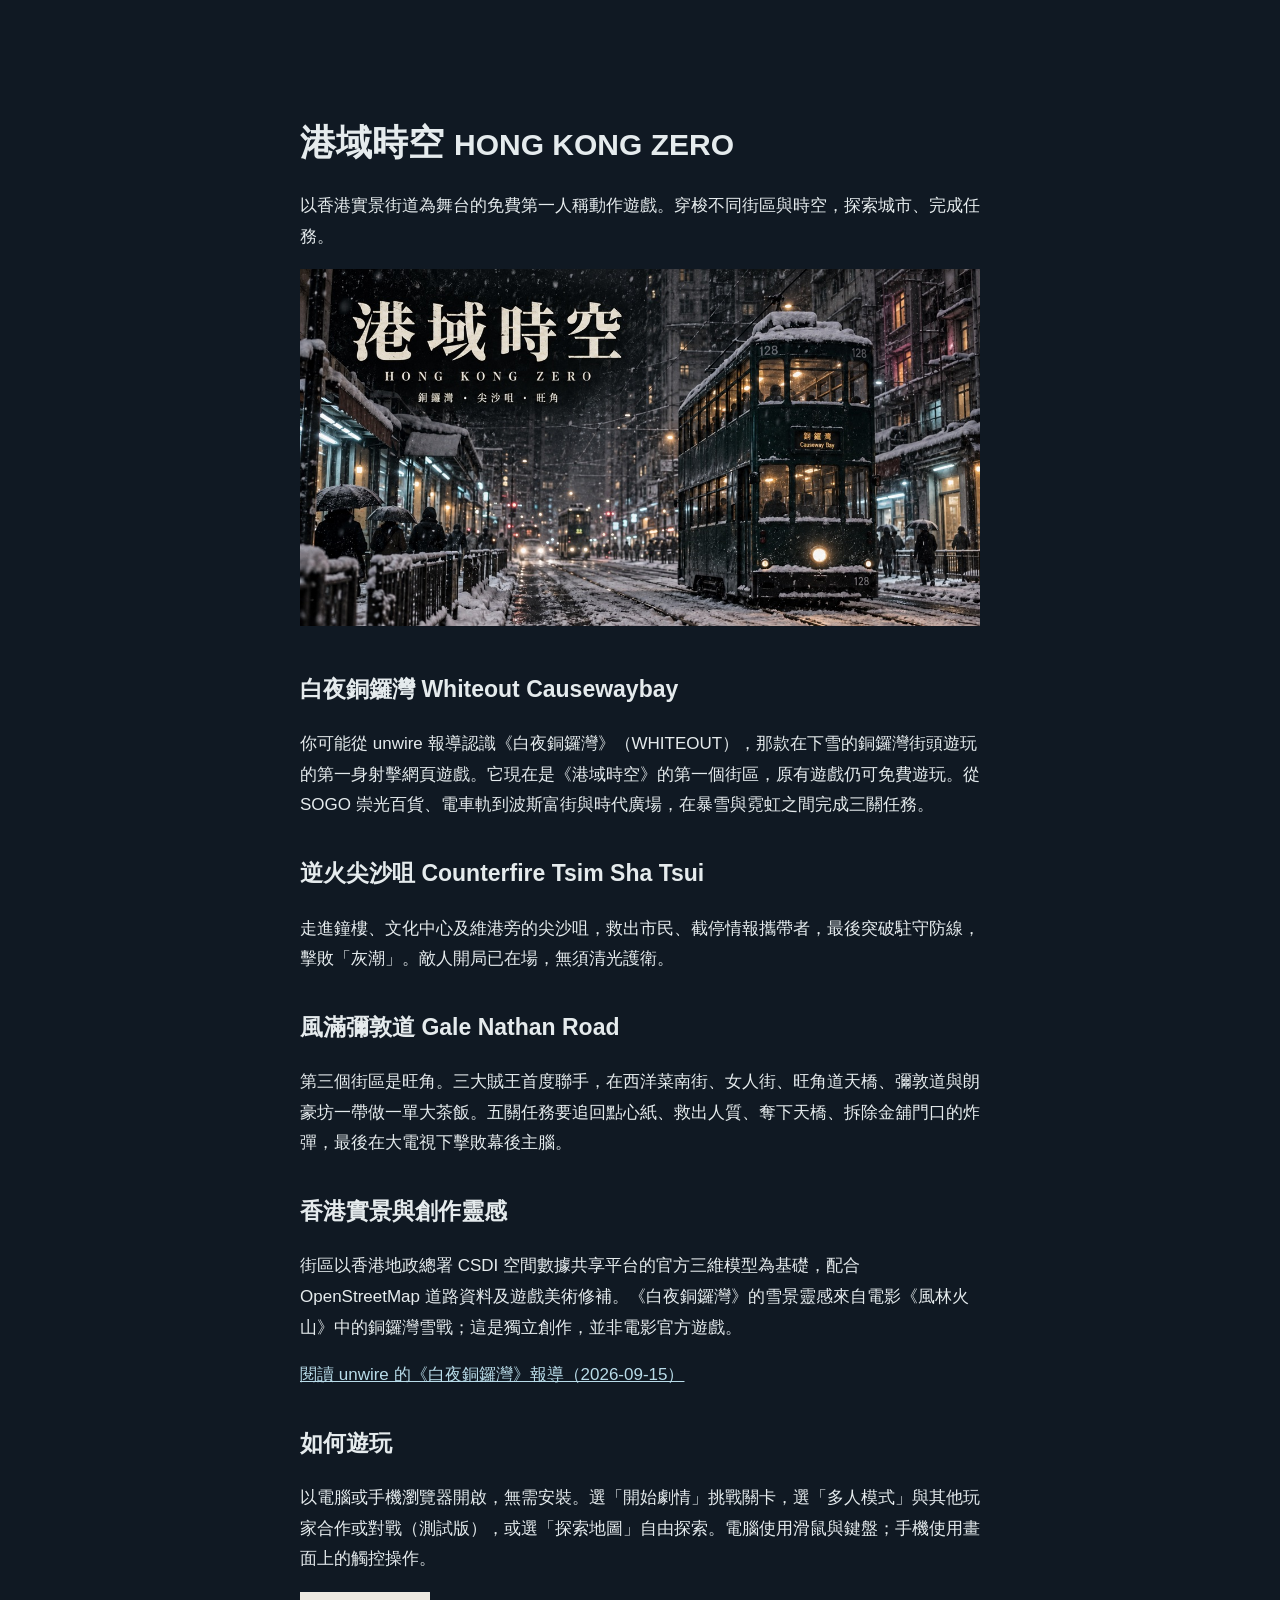
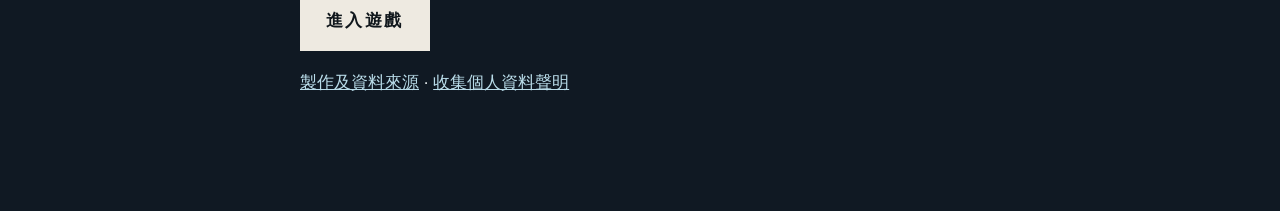
<file: about.html>
<!doctype html><html lang="zh-Hant"><meta charset="utf-8"><meta name="viewport" content="width=device-width,initial-scale=1"><link rel="icon" href="assets/icons/favicon.svg" type="image/svg+xml"><link rel="icon" href="assets/icons/favicon-32.png" sizes="32x32" type="image/png"><link rel="apple-touch-icon" href="assets/icons/apple-touch-icon.png"><title>港域時空遊戲介紹｜白夜銅鑼灣 Whiteout Causewaybay・逆火尖沙咀・風滿彌敦道</title><meta name="description" content="港域時空 HONG KONG ZERO 是免費香港實景第一人稱射擊網頁遊戲，收錄《白夜銅鑼灣 Whiteout Causewaybay》、《逆火尖沙咀 Counterfire Tsim Sha Tsui》與《風滿彌敦道 Gale Nathan Road》。瀏覽器即玩，探索落雪的 SOGO、電車街道、鐘樓、維港與旺角霓虹。"><link rel="canonical" href="https://hongkongzero.com/about"><meta property="og:type" content="website"><meta property="og:title" content="港域時空｜白夜銅鑼灣 Whiteout Causewaybay・逆火尖沙咀・風滿彌敦道"><meta property="og:description" content="免費香港實景第一人稱射擊網頁遊戲，支援電腦與手機。"><meta property="og:url" content="https://hongkongzero.com/about"><meta property="og:image" content="https://hongkongzero.com/assets/illustrations/og-hong-kong-zero-v3.jpg"><style>body{margin:0;background:#101923;color:#e5ebed;font:17px/1.8 "Helvetica Neue",Arial,"PingFang TC",system-ui,sans-serif}main{max-width:680px;margin:8vh auto;padding:24px}h1{font-size:36px;line-height:1.3}h2{font-size:23px;margin-top:32px}a{color:#b9dce9}img{width:100%;height:auto}.play{display:inline-block;padding:14px 26px;background:#eeeae1;color:#10171c;font-weight:600;letter-spacing:.14em;text-decoration:none}.play:hover{background:#fff}</style><main><h1>港域時空 <small>HONG KONG ZERO</small></h1><p>以香港實景街道為舞台的免費第一人稱動作遊戲。穿梭不同街區與時空，探索城市、完成任務。</p><img src="assets/illustrations/og-hong-kong-zero-v3.jpg" width="1200" height="630" alt="白夜銅鑼灣的電車與逆火尖沙咀的鐘樓、維港"><h2>白夜銅鑼灣 Whiteout Causewaybay</h2><p>你可能從 unwire 報導認識《白夜銅鑼灣》（WHITEOUT），那款在下雪的銅鑼灣街頭遊玩的第一身射擊網頁遊戲。它現在是《港域時空》的第一個街區，原有遊戲仍可免費遊玩。從 SOGO 崇光百貨、電車軌到波斯富街與時代廣場，在暴雪與霓虹之間完成三關任務。</p><h2>逆火尖沙咀 Counterfire Tsim Sha Tsui</h2><p>走進鐘樓、文化中心及維港旁的尖沙咀，救出市民、截停情報攜帶者，最後突破駐守防線，擊敗「灰潮」。敵人開局已在場，無須清光護衛。</p><h2>風滿彌敦道 Gale Nathan Road</h2><p>第三個街區是旺角。三大賊王首度聯手，在西洋菜南街、女人街、旺角道天橋、彌敦道與朗豪坊一帶做一單大茶飯。五關任務要追回點心紙、救出人質、奪下天橋、拆除金舖門口的炸彈，最後在大電視下擊敗幕後主腦。</p><h2>香港實景與創作靈感</h2><p>街區以香港地政總署 CSDI 空間數據共享平台的官方三維模型為基礎，配合 OpenStreetMap 道路資料及遊戲美術修補。《白夜銅鑼灣》的雪景靈感來自電影《風林火山》中的銅鑼灣雪戰；這是獨立創作，並非電影官方遊戲。</p><p><a href="https://unwire.hk/2026/09/15/causewaybay-snow-game/game-channel/">閱讀 unwire 的《白夜銅鑼灣》報導（2026-09-15）</a></p><h2>如何遊玩</h2><p>以電腦或手機瀏覽器開啟，無需安裝。選「開始劇情」挑戰關卡，選「多人模式」與其他玩家合作或對戰（測試版），或選「探索地圖」自由探索。電腦使用滑鼠與鍵盤；手機使用畫面上的觸控操作。</p><p><a class="play" href="./">進入遊戲</a></p><p><a href="credits.html">製作及資料來源</a> · <a href="privacy.html">收集個人資料聲明</a></p></main></html>
<script type="module" src="https://static.cloudflareinsights.com/beacon.min.js/v31edd6df95cf4e85bb4c19e7a9bdbcba1788362987495" integrity="sha512-iIg7k2xntmwu6/uSb5tpc/hySgZc4eoL31yB29W6tJFo2akwjPWcEqnCEdJvGexCL0KEQwVYv5BlowfhVz26hg==" data-cf-beacon='{"version":"2024.11.0","token":"346e0e36857042259651581da4765418","r":1,"spa":2}' crossorigin="anonymous"></script>
</file>
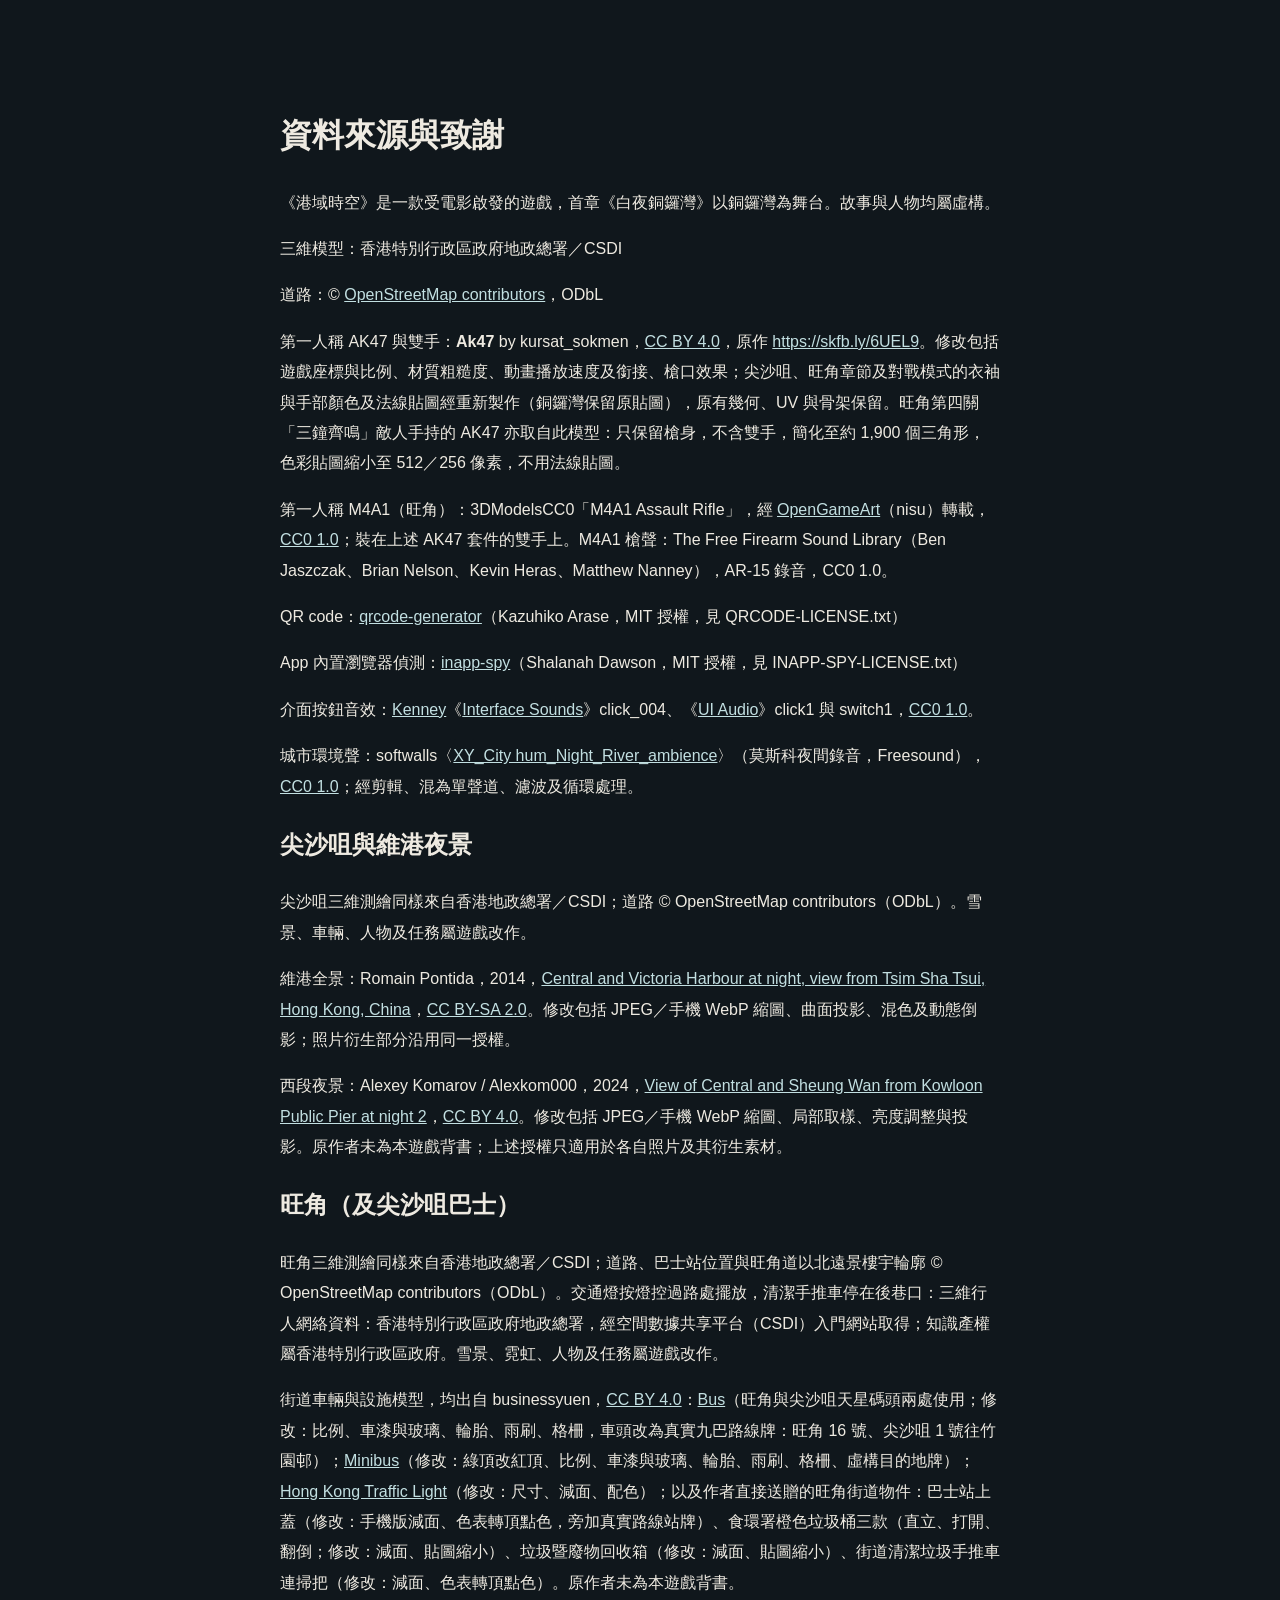
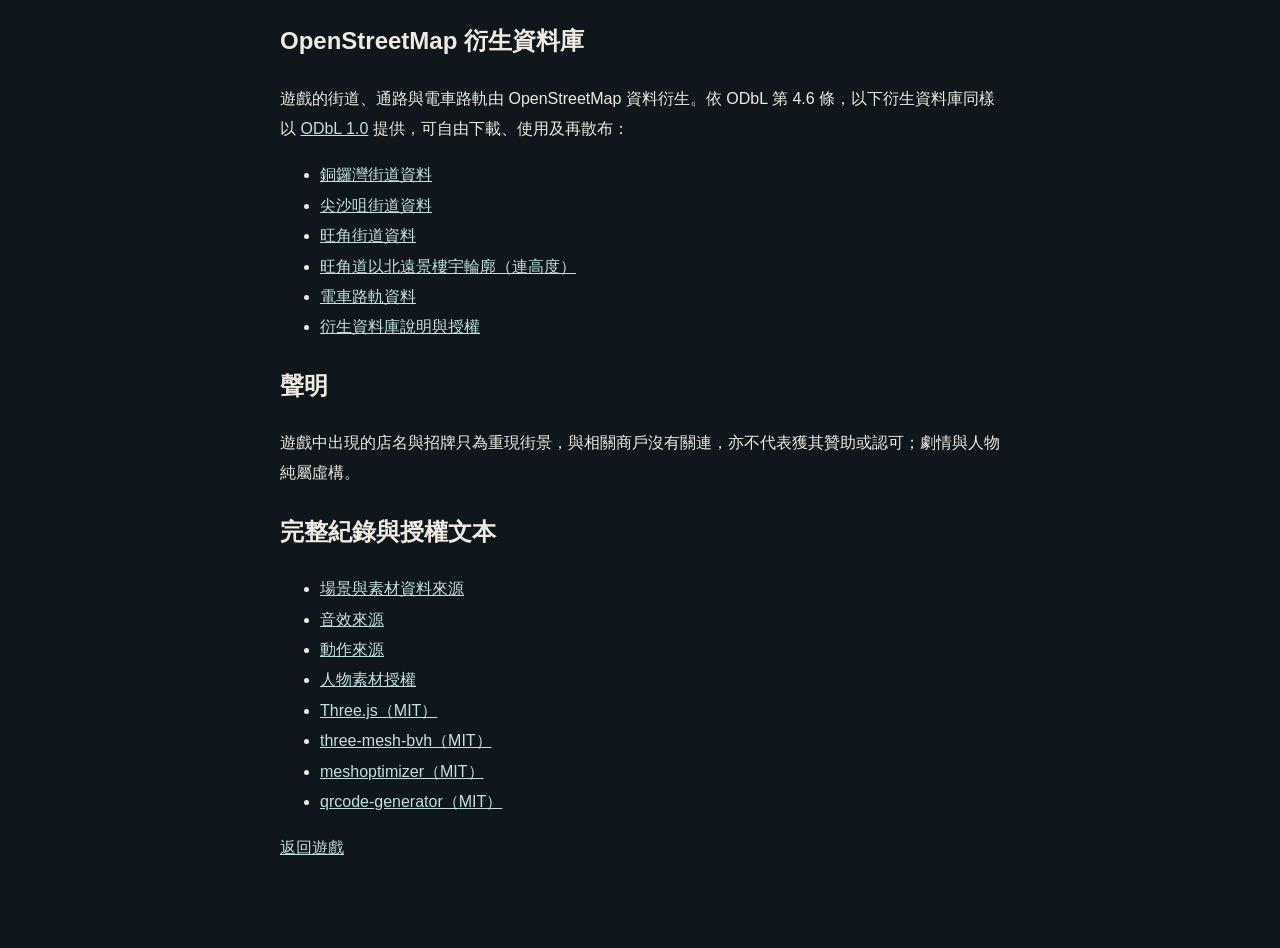
<file: credits.html>
<!doctype html><html lang="zh-Hant"><meta charset="utf-8"><meta name="viewport" content="width=device-width,initial-scale=1"><link rel="icon" href="assets/icons/favicon.svg" type="image/svg+xml"><link rel="icon" href="assets/icons/favicon-32.png" sizes="32x32" type="image/png"><link rel="apple-touch-icon" href="assets/icons/apple-touch-icon.png"><title>資料來源與致謝 — 港域時空</title><style>body{max-width:720px;margin:60px auto;padding:24px;background:#10171c;color:#eeeae1;font:16px/1.9 sans-serif}a{color:#c2dfe1}</style><h1>資料來源與致謝</h1><p>《港域時空》是一款受電影啟發的遊戲，首章《白夜銅鑼灣》以銅鑼灣為舞台。故事與人物均屬虛構。</p><p>三維模型：香港特別行政區政府地政總署／CSDI</p><p>道路：© <a href="https://www.openstreetmap.org/copyright">OpenStreetMap contributors</a>，ODbL</p><p>第一人稱 AK47 與雙手：<strong>Ak47</strong> by kursat_sokmen，<a href="https://creativecommons.org/licenses/by/4.0/">CC BY 4.0</a>，原作 <a href="https://skfb.ly/6UEL9">https://skfb.ly/6UEL9</a>。修改包括遊戲座標與比例、材質粗糙度、動畫播放速度及銜接、槍口效果；尖沙咀、旺角章節及對戰模式的衣袖與手部顏色及法線貼圖經重新製作（銅鑼灣保留原貼圖），原有幾何、UV 與骨架保留。旺角第四關「三鐘齊鳴」敵人手持的 AK47 亦取自此模型：只保留槍身，不含雙手，簡化至約 1,900 個三角形，色彩貼圖縮小至 512／256 像素，不用法線貼圖。</p><p>第一人稱 M4A1（旺角）：3DModelsCC0「M4A1 Assault Rifle」，經 <a href="https://opengameart.org/">OpenGameArt</a>（nisu）轉載，<a href="https://creativecommons.org/publicdomain/zero/1.0/">CC0 1.0</a>；裝在上述 AK47 套件的雙手上。M4A1 槍聲：The Free Firearm Sound Library（Ben Jaszczak、Brian Nelson、Kevin Heras、Matthew Nanney），AR-15 錄音，CC0 1.0。</p><p>QR code：<a href="https://github.com/kazuhikoarase/qrcode-generator">qrcode-generator</a>（Kazuhiko Arase，MIT 授權，見 QRCODE-LICENSE.txt）</p><p>App 內置瀏覽器偵測：<a href="https://github.com/shalanah/inapp-spy">inapp-spy</a>（Shalanah Dawson，MIT 授權，見 INAPP-SPY-LICENSE.txt）</p><p>介面按鈕音效：<a href="https://www.kenney.nl">Kenney</a>《<a href="https://kenney.nl/assets/interface-sounds">Interface Sounds</a>》click_004、《<a href="https://kenney.nl/assets/ui-audio">UI Audio</a>》click1 與 switch1，<a href="https://creativecommons.org/publicdomain/zero/1.0/">CC0 1.0</a>。</p><p>城市環境聲：softwalls〈<a href="https://freesound.org/people/softwalls/sounds/385104/">XY_City hum_Night_River_ambience</a>〉（莫斯科夜間錄音，Freesound），<a href="https://creativecommons.org/publicdomain/zero/1.0/">CC0 1.0</a>；經剪輯、混為單聲道、濾波及循環處理。</p><h2>尖沙咀與維港夜景</h2><p>尖沙咀三維測繪同樣來自香港地政總署／CSDI；道路 © OpenStreetMap contributors（ODbL）。雪景、車輛、人物及任務屬遊戲改作。</p><p>維港全景：Romain Pontida，2014，<a href="https://www.flickr.com/photos/romainpontida/16903027347/">Central and Victoria Harbour at night, view from Tsim Sha Tsui, Hong Kong, China</a>，<a href="https://creativecommons.org/licenses/by-sa/2.0/">CC BY-SA 2.0</a>。修改包括 JPEG／手機 WebP 縮圖、曲面投影、混色及動態倒影；照片衍生部分沿用同一授權。</p><p>西段夜景：Alexey Komarov / Alexkom000，2024，<a href="https://commons.wikimedia.org/wiki/File:2024-12-27_View_of_Central_and_Sheung_Wan_from_Kowloon_Public_Pier_at_night_2.jpg">View of Central and Sheung Wan from Kowloon Public Pier at night 2</a>，<a href="https://creativecommons.org/licenses/by/4.0/">CC BY 4.0</a>。修改包括 JPEG／手機 WebP 縮圖、局部取樣、亮度調整與投影。原作者未為本遊戲背書；上述授權只適用於各自照片及其衍生素材。</p><h2>旺角（及尖沙咀巴士）</h2><p>旺角三維測繪同樣來自香港地政總署／CSDI；道路、巴士站位置與旺角道以北遠景樓宇輪廓 © OpenStreetMap contributors（ODbL）。交通燈按燈控過路處擺放，清潔手推車停在後巷口：三維行人網絡資料：香港特別行政區政府地政總署，經空間數據共享平台（CSDI）入門網站取得；知識產權屬香港特別行政區政府。雪景、霓虹、人物及任務屬遊戲改作。</p><p>街道車輛與設施模型，均出自 businessyuen，<a href="https://creativecommons.org/licenses/by/4.0/">CC BY 4.0</a>：<a href="https://sketchfab.com/3d-models/bus-cc159e95590b49999c6e08793eb0a76a">Bus</a>（旺角與尖沙咀天星碼頭兩處使用；修改：比例、車漆與玻璃、輪胎、雨刷、格柵，車頭改為真實九巴路線牌：旺角 16 號、尖沙咀 1 號往竹園邨）；<a href="https://sketchfab.com/3d-models/minibus-23b3d2c733764a6d9917bc46cc88c822">Minibus</a>（修改：綠頂改紅頂、比例、車漆與玻璃、輪胎、雨刷、格柵、虛構目的地牌）；<a href="https://sketchfab.com/3d-models/hong-kong-traffic-light-c5a8a5726a7c4cddb8b7060b475ac8cf">Hong Kong Traffic Light</a>（修改：尺寸、減面、配色）；以及作者直接送贈的旺角街道物件：巴士站上蓋（修改：手機版減面、色表轉頂點色，旁加真實路線站牌）、食環署橙色垃圾桶三款（直立、打開、翻倒；修改：減面、貼圖縮小）、垃圾暨廢物回收箱（修改：減面、貼圖縮小）、街道清潔垃圾手推車連掃把（修改：減面、色表轉頂點色）。原作者未為本遊戲背書。</p><h2>OpenStreetMap 衍生資料庫</h2><p>遊戲的街道、通路與電車路軌由 OpenStreetMap 資料衍生。依 ODbL 第 4.6 條，以下衍生資料庫同樣以 <a href="https://opendatacommons.org/licenses/odbl/1-0/">ODbL 1.0</a> 提供，可自由下載、使用及再散布：</p><ul><li><a href="osm-derived/causeway-bay-streets.json" download>銅鑼灣街道資料</a></li><li><a href="osm-derived/tsim-sha-tsui-streets.json" download>尖沙咀街道資料</a></li><li><a href="osm-derived/mong-kok-streets.json" download>旺角街道資料</a></li><li><a href="osm-derived/mong-kok-north-silhouettes.json" download>旺角道以北遠景樓宇輪廓（連高度）</a></li><li><a href="osm-derived/tram-network.mjs" download>電車路軌資料</a></li><li><a href="osm-derived/README.md">衍生資料庫說明與授權</a></li></ul><h2>聲明</h2><p>遊戲中出現的店名與招牌只為重現街景，與相關商戶沒有關連，亦不代表獲其贊助或認可；劇情與人物純屬虛構。</p><h2>完整紀錄與授權文本</h2><ul><li><a href="SOURCES.md">場景與素材資料來源</a></li><li><a href="AUDIO-CREDITS.md">音效來源</a></li><li><a href="MOTION-CREDITS.md">動作來源</a></li><li><a href="MAKEHUMAN-LICENSE.md">人物素材授權</a></li><li><a href="THREE-LICENSE.txt">Three.js（MIT）</a></li><li><a href="THREE-MESH-BVH-LICENSE.txt">three-mesh-bvh（MIT）</a></li><li><a href="MESHOPTIMIZER-LICENSE.md">meshoptimizer（MIT）</a></li><li><a href="QRCODE-LICENSE.txt">qrcode-generator（MIT）</a></li></ul><a href="./">返回遊戲</a></html>
<script type="module" src="https://static.cloudflareinsights.com/beacon.min.js/v31edd6df95cf4e85bb4c19e7a9bdbcba1788362987495" integrity="sha512-iIg7k2xntmwu6/uSb5tpc/hySgZc4eoL31yB29W6tJFo2akwjPWcEqnCEdJvGexCL0KEQwVYv5BlowfhVz26hg==" data-cf-beacon='{"version":"2024.11.0","token":"346e0e36857042259651581da4765418","r":1,"spa":2}' crossorigin="anonymous"></script>
</file>
